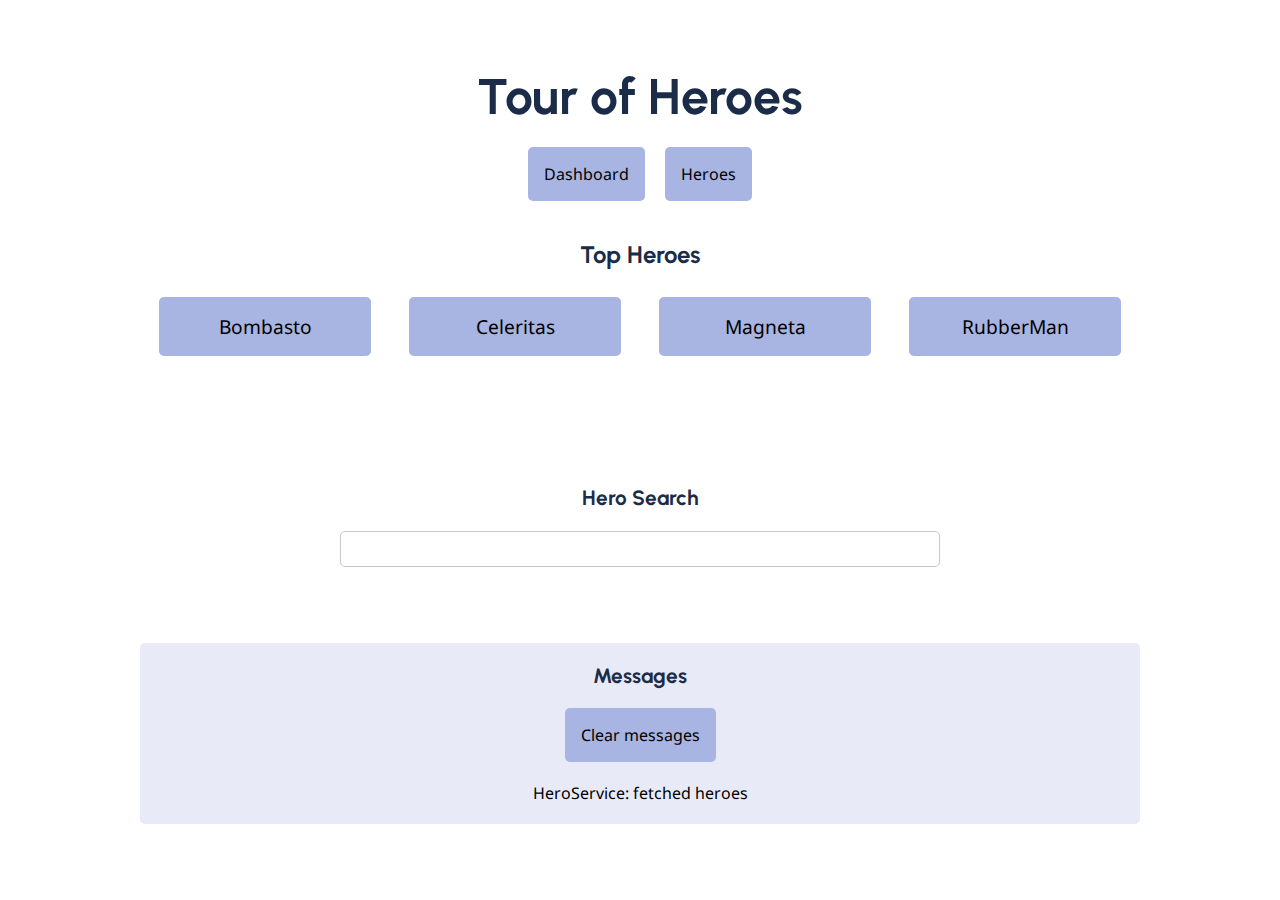
<file: index.html>
<!doctype html>
<html lang="en" data-critters-container>
<head>
  <meta charset="utf-8">
  <title>Tour of Heroes</title>
  <base href="tour_of_heroes">
  <meta name="viewport" content="width=device-width, initial-scale=1">
  <link rel="icon" type="image/x-icon" href="favicon.ico">
<style>@import"https://fonts.googleapis.com/css2?family=Urbanist:ital,wght@0,100..900;1,100..900&display=swap";@import"https://fonts.googleapis.com/css2?family=Noto+Sans:ital,wght@0,100..900;1,100..900&family=Urbanist:ital,wght@0,100..900;1,100..900&display=swap";*{font-family:Noto Sans,sans-serif}app-root{display:flex;flex-direction:column}body{padding:.5rem;max-width:1000px;margin:auto}@media (min-width: 600px){body{padding:2rem}}body{color:#000}
</style><link rel="stylesheet" href="styles-ZFOXIYVS.css" media="print" onload="this.media='all'"><noscript><link rel="stylesheet" href="styles-ZFOXIYVS.css"></noscript><link rel="preload" href="https://fonts.googleapis.com/css2?family=Urbanist:ital,wght@0,100..900;1,100..900&display=swap" as="style"><link rel="preload" href="https://fonts.googleapis.com/css2?family=Noto+Sans:ital,wght@0,100..900;1,100..900&family=Urbanist:ital,wght@0,100..900;1,100..900&display=swap" as="style"></head>
<body>
  <app-root></app-root>
<script src="polyfills-RX4V3J3S.js" type="module"></script><script src="main-ZX7DPGWI.js" type="module"></script></body>
</html>
</file>
<file: styles-ZFOXIYVS.css>
@import"https://fonts.googleapis.com/css2?family=Urbanist:ital,wght@0,100..900;1,100..900&display=swap";@import"https://fonts.googleapis.com/css2?family=Noto+Sans:ital,wght@0,100..900;1,100..900&family=Urbanist:ital,wght@0,100..900;1,100..900&display=swap";*{font-family:Noto Sans,sans-serif}app-root{display:flex;flex-direction:column}h1{font-family:Urbanist,sans-serif;color:#1b2c48;font-size:2.5rem}h2,h3{color:#1b2c48;font-family:Urbanist,sans-serif}h3{font-size:1.3rem}body{padding:.5rem;max-width:1000px;margin:auto}@media (min-width: 600px){body{padding:2rem}}body,input[text]{color:#000}a{cursor:pointer}button{background-color:#a8b4e2;border:none;border-radius:4px;cursor:pointer;color:#000;font-size:1.2rem;padding:1rem;margin-right:1rem;margin-bottom:1rem;margin-top:1rem}button:hover{background-color:#5a6af5;color:#fff}button:disabled{background-color:#eee;color:#aaa;cursor:auto}a{background-color:#a8b4e2;color:#000}nav a{padding:5px 10px;text-decoration:none;margin-right:10px;margin-top:10px;display:inline-block;background-color:#a8b4e2;color:#000;border-radius:4px}nav a:hover{color:#fff;background-color:#5a6af5}a:hover{color:#fff;background-color:#5a6af5}nav a.active{background-color:red;color:#fff}hr{margin:1.5rem 0}input[type=text]{box-sizing:border-box;width:100%;padding:.5rem}
</file>
